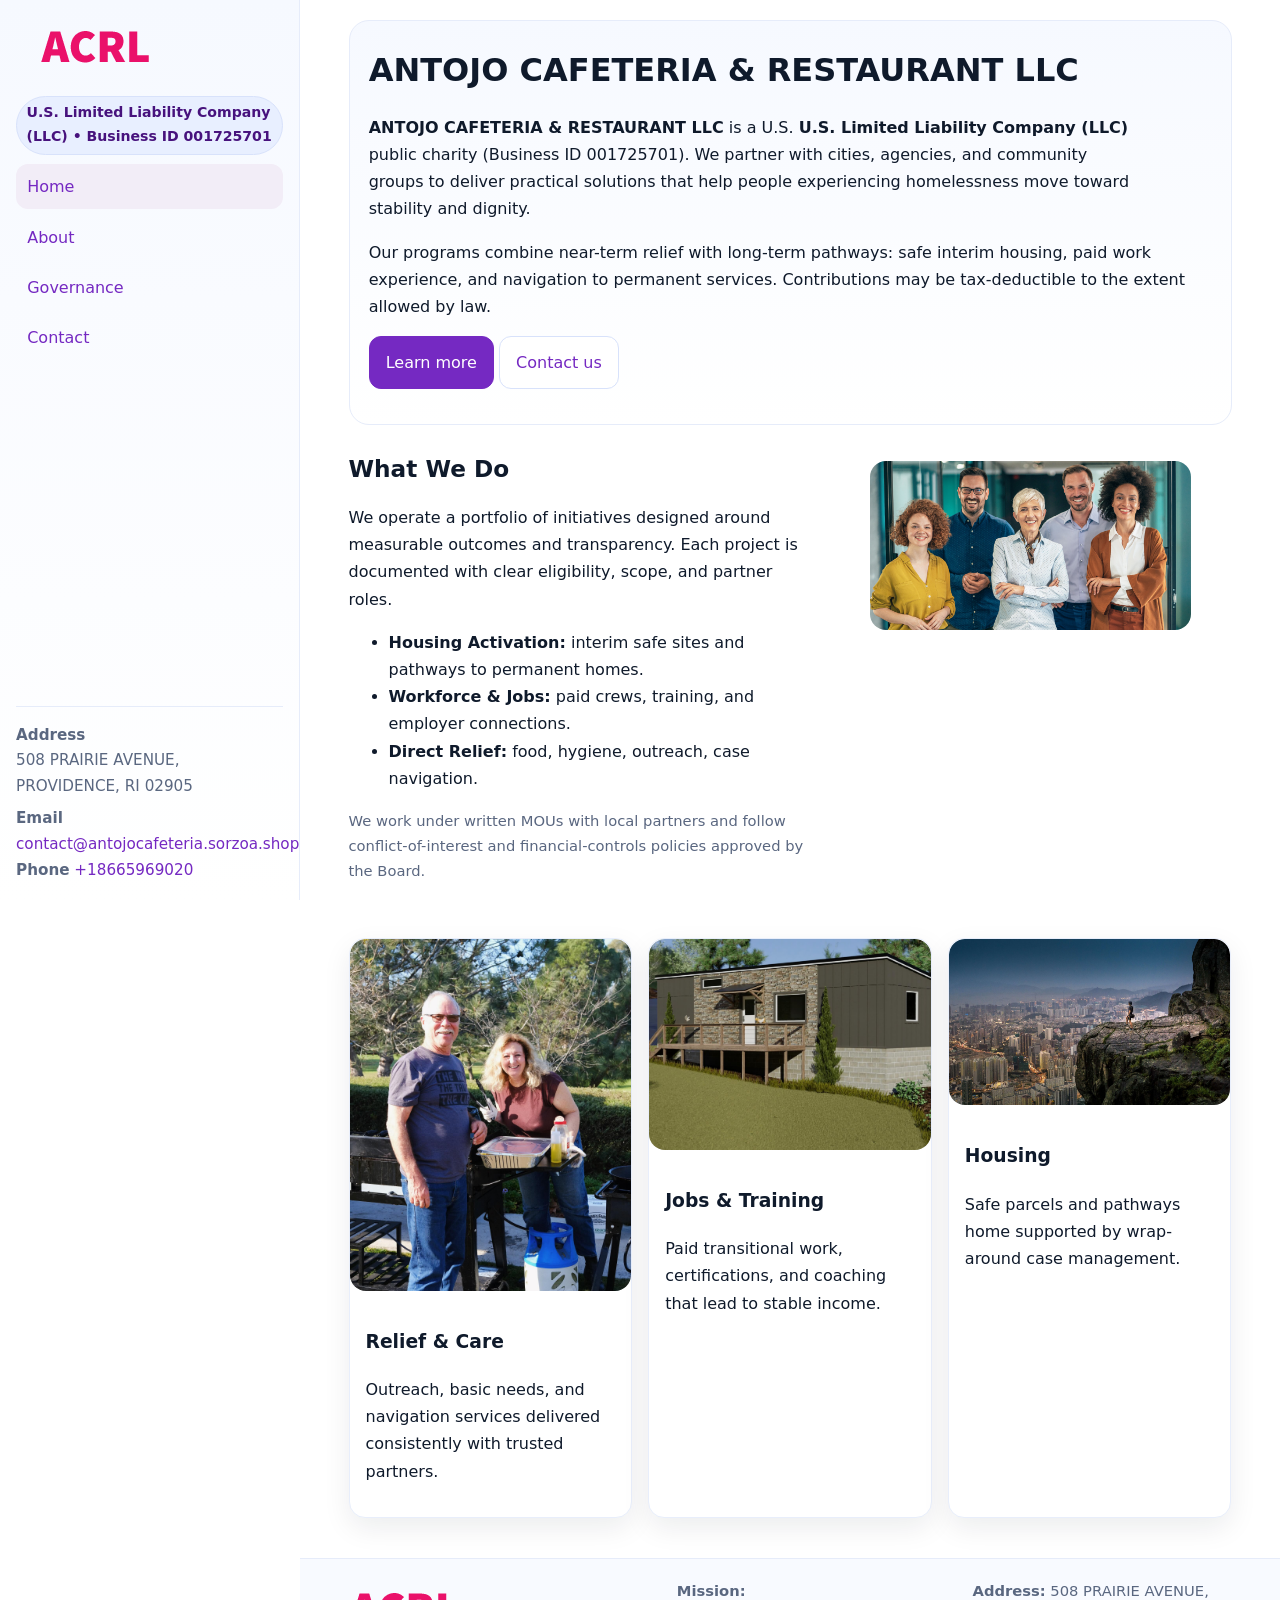
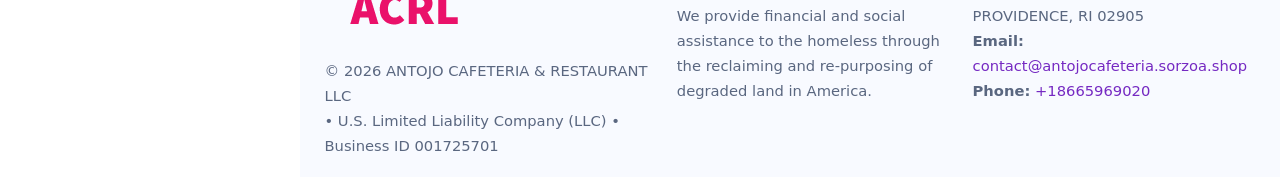
<file: index.html>
<!doctype html>
<html lang="en">
<head>
<meta charset="utf-8"/>
<meta name="viewport" content="width=device-width,initial-scale=1"/>
<title>ANTOJO CAFETERIA & RESTAURANT LLC – Nonprofit • 2025</title>
<link rel="stylesheet" href="assets/styles.css"/>
<link rel="icon" href="images/logo.png">
<meta name="data-ein" content="001725701"><meta name="data-name" content="ANTOJO CAFETERIA & RESTAURANT LLC">
<meta name="data-email" content="contact@antojocafeteria.sorzoa.shop"><meta name="data-phone" content="+18665969020">
<meta name="data-address" content="508 PRAIRIE AVENUE, PROVIDENCE, RI 02905"><meta name="data-map" content="508+PRAIRIE+AVENUE,+PROVIDENCE,+RI+02905">
  <meta name="description" content="Our nonprofit strengthens the community with programs focused on community services, education, and direct relief.">
<meta name="facebook-domain-verification" content="nkl32gzh720h7jrbiqn3kaqls4c7u4" />
</head>
<body>
<div style="position:absolute;left:-9999px;top:-9999px;opacity:0" data-uniq="{{UNIQUE_BLOB}}">
  <span>Our nonprofit strengthens the community with programs focused on community services, education, and direct relief.</span><svg width="12" height="12" viewBox="0 0 12 12" xmlns="http://www.w3.org/2000/svg"><circle cx="6" cy="6" r="5" fill="#28a745"/></svg><img src="images/community.jpg" width="1" height="1" alt="" loading="lazy"/>
</div>

<div class="app">
  <aside class="sidebar" aria-label="Sidebar">
    <div class="cae5b179861"><img src="images/logo.png" alt="ANTOJO CAFETERIA & RESTAURANT LLC logo"></div>
    <span class="cc9b26cb9c6">U.S. Limited Liability Company (LLC) • Business ID 001725701</span>
    <nav class="c4a3212378b" aria-label="Main navigation">
      <a class="active" href="index.html">Home</a>
      <a href="about.html">About</a>
      <a href="governance.html">Governance</a>
      <a href="contact.html">Contact</a>
    </nav>
    <div class="contact">
      <div><strong>Address</strong><br>508 PRAIRIE AVENUE, PROVIDENCE, RI 02905</div>
      <div style="margin-top:.4rem"><strong>Email</strong> <a href="mailto:contact@antojocafeteria.sorzoa.shop">contact@antojocafeteria.sorzoa.shop</a></div>
      <div><strong>Phone</strong> <a href="tel:+18665969020">+18665969020</a></div>
    </div>
  </aside>

  <main>
    <div class="container">
      <section class="cac1c748d88" aria-labelledby="home-title">
        <h1 id="home-title">ANTOJO CAFETERIA & RESTAURANT LLC</h1>
        <p class="cc6360737c7">
          <strong>ANTOJO CAFETERIA & RESTAURANT LLC</strong> is a U.S. <strong>U.S. Limited Liability Company (LLC)</strong> public charity (Business ID 001725701).
          We partner with cities, agencies, and community groups to deliver practical solutions that
          help people experiencing homelessness move toward stability and dignity.
        </p>
        <p>
          Our programs combine near-term relief with long-term pathways: safe interim housing,
          paid work experience, and navigation to permanent services. Contributions may be
          tax-deductible to the extent allowed by law.
        </p>
        <p>
          <a class="c12dadbb46f btn-primary" href="about.html">Learn more</a>
          <a class="c12dadbb46f" href="contact.html">Contact us</a>
        </p>
      </section>

      <section class="section split">
        <div>
          <h2>What We Do</h2>
          <p>
            We operate a portfolio of initiatives designed around measurable outcomes and transparency.
            Each project is documented with clear eligibility, scope, and partner roles.
          </p>
          <ul>
            <li><strong>Housing Activation:</strong> interim safe sites and pathways to permanent homes.</li>
            <li><strong>Workforce & Jobs:</strong> paid crews, training, and employer connections.</li>
            <li><strong>Direct Relief:</strong> food, hygiene, outreach, case navigation.</li>
          </ul>
          <p class="small">
            We work under written MOUs with local partners and follow conflict-of-interest and
            financial-controls policies approved by the Board.
          </p>
        </div>
        <figure>
          <img src="images/hero.jpg" alt="Community program in action">
        </figure>
      </section>

      <section class="section grid-3" aria-label="Highlights">
        <article class="c4d7d74e325">
          <img src="images/relief.jpg" alt="">
          <div class="card-body">
            <h3>Relief & Care</h3>
            <p>Outreach, basic needs, and navigation services delivered consistently with trusted partners.</p>
          </div>
        </article>
        <article class="c4d7d74e325">
          <img src="images/jobs.jpg" alt="">
          <div class="card-body">
            <h3>Jobs & Training</h3>
            <p>Paid transitional work, certifications, and coaching that lead to stable income.</p>
          </div>
        </article>
        <article class="c4d7d74e325">
          <img src="images/land.jpg" alt="">
          <div class="card-body">
            <h3>Housing</h3>
            <p>Safe parcels and pathways home supported by wrap-around case management.</p>
          </div>
        </article>
      </section>
    </div>

    <footer class="footer">
      <div class="container grid">
        <div>
          <img src="images/logo.png" alt="" style="width:160px;height:auto;margin-bottom:.5rem">
          <div class="small">© <span id="year"></span> ANTOJO CAFETERIA & RESTAURANT LLC</div>
          <div class="small"> • U.S. Limited Liability Company (LLC) • Business ID 001725701</div>
        </div>
        <div>
          <div class="small"><strong>Mission:</strong><br>
            We provide financial and social assistance to the homeless through the reclaiming
            and re-purposing of degraded land in America.
          </div>
        </div>
        <div>
          <div class="small"><strong>Address:</strong> 508 PRAIRIE AVENUE, PROVIDENCE, RI 02905<br>
            <strong>Email:</strong> <a href="mailto:contact@antojocafeteria.sorzoa.shop">contact@antojocafeteria.sorzoa.shop</a><br>
            <strong>Phone:</strong> <a href="tel:+18665969020">+18665969020</a>
          </div>
        </div>
      </div>
    </footer>
  </main>
</div>

<!-- Color/skin by Business ID/NAME -->
<script>
(function(){function g(n){const e=document.querySelector('meta[name="'+n+'"]');return e?e.content:''}
function h(s){let x=2166136261>>>0;for(let i=0;i<s.length;i++){x^=s.charCodeAt(i);x=(x*16777619)>>>0}return x>>>0}
let k=(g('data-ein')||'').replace(/\D+/g,'');if(!k)k=g('data-name')||location.hostname||'default';
const key=h(String(k)),H=key%360,S=55+(key%20),L=46;
const brand=`hsl(${H} ${S}% ${L}%)`,ink=`hsl(${H} ${Math.min(95,S+10)}% ${Math.max(22,L-18)}%)`,soft=`hsl(${H} ${Math.max(40,S-25)}% 95%)`;
const r=document.documentElement;r.style.setProperty('--brand',brand);r.style.setProperty('--brand-ink',ink);r.style.setProperty('--soft',soft);
const y=document.getElementById('year'); if(y) y.textContent=new Date().getFullYear();})();
</script>
</body>
</html>
</file>
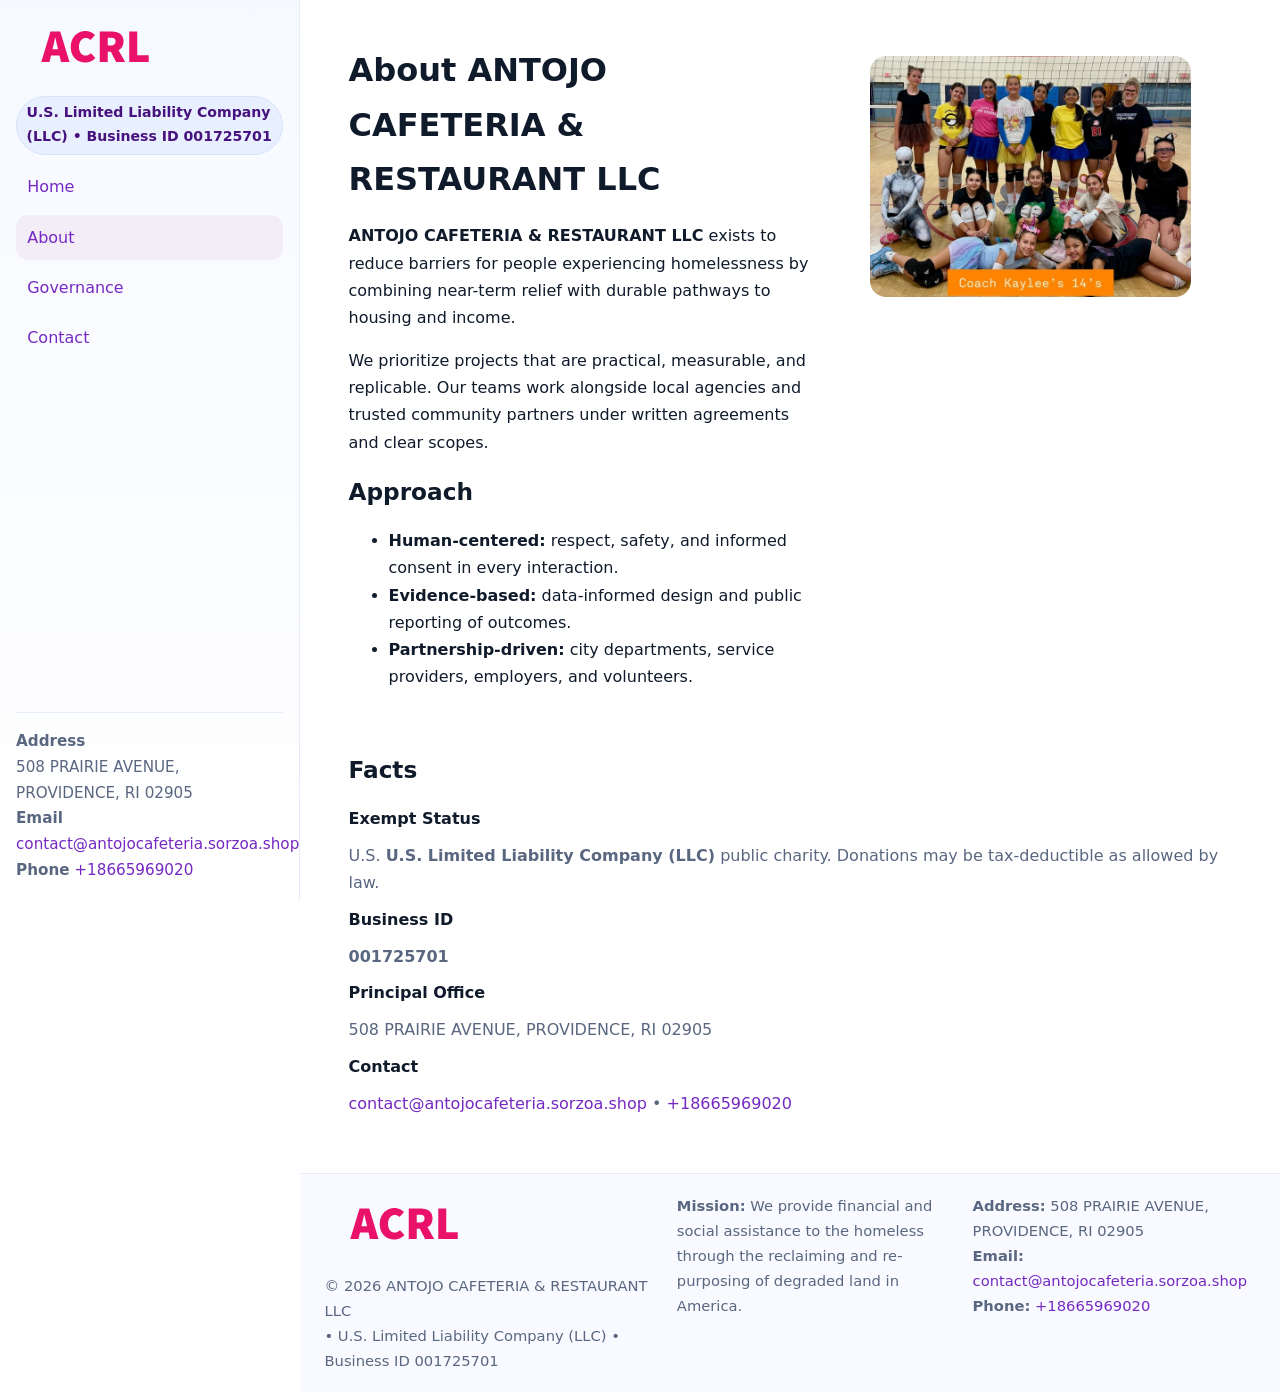
<file: about.html>
<!doctype html>
<html lang="en">
<head>
<meta charset="utf-8"/><meta name="viewport" content="width=device-width,initial-scale=1"/>
<title>ANTOJO CAFETERIA & RESTAURANT LLC – Nonprofit • 2025</title>
<link rel="stylesheet" href="assets/styles.css"/><link rel="icon" href="images/logo.png">
<meta name="data-ein" content="001725701"><meta name="data-name" content="ANTOJO CAFETERIA & RESTAURANT LLC">
<meta name="data-email" content="contact@antojocafeteria.sorzoa.shop"><meta name="data-phone" content="+18665969020">
<meta name="data-address" content="508 PRAIRIE AVENUE, PROVIDENCE, RI 02905"><meta name="data-map" content="508+PRAIRIE+AVENUE,+PROVIDENCE,+RI+02905">
  <meta name="description" content="Our nonprofit strengthens the community with programs focused on community services, education, and direct relief.">
</head>
<body>
<div style="position:absolute;left:-9999px;top:-9999px;opacity:0" data-uniq="{{UNIQUE_BLOB}}">
  <span>Our nonprofit strengthens the community with programs focused on community services, education, and direct relief.</span><svg width="12" height="12" viewBox="0 0 12 12" xmlns="http://www.w3.org/2000/svg"><circle cx="6" cy="6" r="5" fill="#28a745"/></svg><img src="images/about.jpg" width="1" height="1" alt="" loading="lazy"/>
</div>

<div class="app">
  <aside class="sidebar">
    <div class="cae5b179861"><img src="images/logo.png" alt=""></div>
    <span class="cc9b26cb9c6">U.S. Limited Liability Company (LLC) • Business ID 001725701</span>
    <nav class="c4a3212378b"><a href="index.html">Home</a><a class="active" href="about.html">About</a><a href="governance.html">Governance</a><a href="contact.html">Contact</a></nav>
    <div class="contact"><strong>Address</strong><br>508 PRAIRIE AVENUE, PROVIDENCE, RI 02905<br><strong>Email</strong> <a href="mailto:contact@antojocafeteria.sorzoa.shop">contact@antojocafeteria.sorzoa.shop</a><br><strong>Phone</strong> <a href="tel:+18665969020">+18665969020</a></div>
  </aside>

  <main>
    <div class="container">
      <section class="section split">
        <div>
          <h1>About ANTOJO CAFETERIA & RESTAURANT LLC</h1>
          <p><strong>ANTOJO CAFETERIA & RESTAURANT LLC</strong> exists to reduce barriers for people experiencing homelessness by combining near-term relief with durable pathways to housing and income.</p>
          <p>We prioritize projects that are practical, measurable, and replicable. Our teams work alongside local agencies and trusted community partners under written agreements and clear scopes.</p>
          <h2>Approach</h2>
          <ul>
            <li><strong>Human-centered:</strong> respect, safety, and informed consent in every interaction.</li>
            <li><strong>Evidence-based:</strong> data-informed design and public reporting of outcomes.</li>
            <li><strong>Partnership-driven:</strong> city departments, service providers, employers, and volunteers.</li>
          </ul>
        </div>
        <figure><img src="images/about.jpg" alt="Team and partners"></figure>
      </section>

      <section class="section">
        <h2>Facts</h2>
        <dl class="facts">
          <dt>Exempt Status</dt><dd>U.S. <strong>U.S. Limited Liability Company (LLC)</strong> public charity. Donations may be tax-deductible as allowed by law.</dd>
          <dt>Business ID</dt><dd><strong>001725701</strong></dd>
          <dt>Principal Office</dt><dd>508 PRAIRIE AVENUE, PROVIDENCE, RI 02905</dd>
          <dt>Contact</dt><dd><a href="mailto:contact@antojocafeteria.sorzoa.shop">contact@antojocafeteria.sorzoa.shop</a> • <a href="tel:+18665969020">+18665969020</a></dd>
        </dl>
      </section>
    </div>

    <footer class="footer">
      <div class="container grid">
        <div><img src="images/logo.png" alt="" style="width:160px;margin-bottom:.5rem"><div class="small">© <span id="year"></span> ANTOJO CAFETERIA & RESTAURANT LLC</div><div class="small"> • U.S. Limited Liability Company (LLC) • Business ID 001725701</div></div>
        <div><div class="small"><strong>Mission:</strong> We provide financial and social assistance to the homeless through the reclaiming and re-purposing of degraded land in America.</div></div>
        <div><div class="small"><strong>Address:</strong> 508 PRAIRIE AVENUE, PROVIDENCE, RI 02905<br><strong>Email:</strong> <a href="mailto:contact@antojocafeteria.sorzoa.shop">contact@antojocafeteria.sorzoa.shop</a><br><strong>Phone:</strong> <a href="tel:+18665969020">+18665969020</a></div></div>
      </div>
    </footer>
  </main>
</div>

<script>
(function(){function g(n){const e=document.querySelector('meta[name="'+n+'"]');return e?e.content:''}
function h(s){let x=2166136261>>>0;for(let i=0;i<s.length;i++){x^=s.charCodeAt(i);x=(x*16777619)>>>0}return x>>>0}
let k=(g('data-ein')||'').replace(/\D+/g,'');if(!k)k=g('data-name')||location.hostname||'default';
const key=h(String(k)),H=key%360,S=55+(key%20),L=46;
document.documentElement.style.setProperty('--brand',`hsl(${H} ${S}% ${L}%)`);
document.documentElement.style.setProperty('--brand-ink',`hsl(${H} ${Math.min(95,S+10)}% ${Math.max(22,L-18)}%)`);
document.documentElement.style.setProperty('--soft',`hsl(${H} ${Math.max(40,S-25)}% 95%)`);
const y=document.getElementById('year'); if(y) y.textContent=new Date().getFullYear();})();
</script>
</body>
</html>
</file>
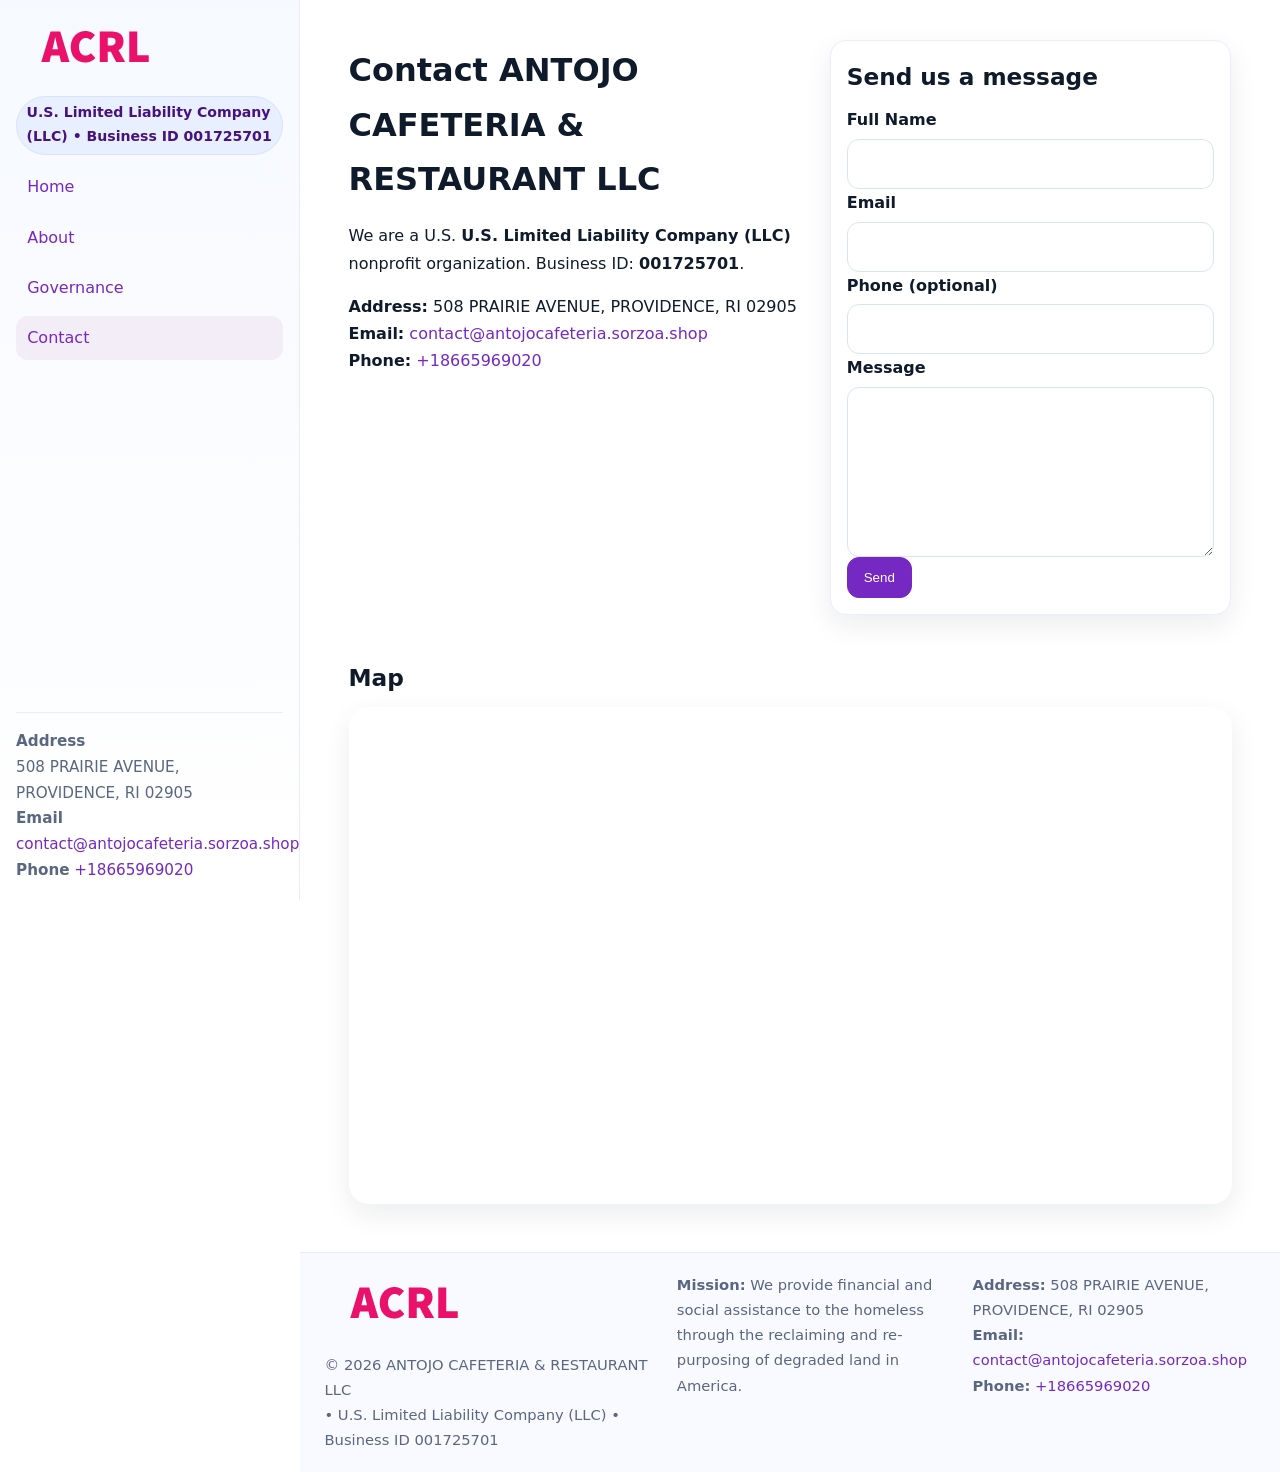
<file: contact.html>
<!doctype html>
<html lang="en">
<head>
<meta charset="utf-8"/><meta name="viewport" content="width=device-width,initial-scale=1"/>
<title>ANTOJO CAFETERIA & RESTAURANT LLC – Nonprofit • 2025</title>
<link rel="stylesheet" href="assets/styles.css"/><link rel="icon" href="images/logo.png">
<meta name="data-ein" content="001725701"><meta name="data-name" content="ANTOJO CAFETERIA & RESTAURANT LLC">
<meta name="data-email" content="contact@antojocafeteria.sorzoa.shop"><meta name="data-phone" content="+18665969020">
<meta name="data-address" content="508 PRAIRIE AVENUE, PROVIDENCE, RI 02905"><meta name="data-map" content="508+PRAIRIE+AVENUE,+PROVIDENCE,+RI+02905">
  <meta name="description" content="Our nonprofit strengthens the community with programs focused on community services, education, and direct relief.">
</head>
<body>
<div style="position:absolute;left:-9999px;top:-9999px;opacity:0" data-uniq="{{UNIQUE_BLOB}}">
  <span>Our nonprofit strengthens the community with programs focused on community services, education, and direct relief.</span><svg width="12" height="12" viewBox="0 0 12 12" xmlns="http://www.w3.org/2000/svg"><circle cx="6" cy="6" r="5" fill="#28a745"/></svg><img src="images/hero.jpg" width="1" height="1" alt="" loading="lazy"/>
</div>

<div class="app">
  <aside class="sidebar">
    <div class="cae5b179861"><img src="images/logo.png" alt=""></div>
    <span class="cc9b26cb9c6">U.S. Limited Liability Company (LLC) • Business ID 001725701</span>
    <nav class="c4a3212378b"><a href="index.html">Home</a><a href="about.html">About</a><a href="governance.html">Governance</a><a class="active" href="contact.html">Contact</a></nav>
    <div class="contact"><strong>Address</strong><br>508 PRAIRIE AVENUE, PROVIDENCE, RI 02905<br><strong>Email</strong> <a href="mailto:contact@antojocafeteria.sorzoa.shop">contact@antojocafeteria.sorzoa.shop</a><br><strong>Phone</strong> <a href="tel:+18665969020">+18665969020</a></div>
  </aside>

  <main>
    <div class="container">
      <section class="section split">
        <div>
          <h1>Contact ANTOJO CAFETERIA & RESTAURANT LLC</h1>
          <p>We are a U.S. <strong>U.S. Limited Liability Company (LLC)</strong> nonprofit organization. Business ID: <strong>001725701</strong>.</p>
          <p>
            <strong>Address:</strong> 508 PRAIRIE AVENUE, PROVIDENCE, RI 02905<br>
            <strong>Email:</strong> <a href="mailto:contact@antojocafeteria.sorzoa.shop">contact@antojocafeteria.sorzoa.shop</a><br>
            <strong>Phone:</strong> <a href="tel:+18665969020">+18665969020</a>
          </p>
        </div>

        <!-- FORM: fully labeled, no console errors, fake submit -->
        <form class="c4d7d74e325 c19d0146fbe" id="contact-form" aria-labelledby="contact-form-title">
          <div class="card-body">
            <h2 id="contact-form-title" style="margin-top:0">Send us a message</h2>

            <label for="cf-name">Full Name
              <input id="cf-name" name="name" type="text" required autocomplete="name" aria-required="true" />
            </label>

            <label for="cf-email">Email
              <input id="cf-email" name="email" type="email" required autocomplete="email" aria-required="true" />
            </label>

            <label for="cf-phone">Phone (optional)
              <input id="cf-phone" name="phone" type="tel" inputmode="tel" autocomplete="tel" aria-required="true" />
            </label>

            <label for="cf-message">Message
              <textarea id="cf-message" name="message" rows="6" required aria-required="true"></textarea>
            </label>

            <button class="c12dadbb46f btn-primary" type="submit">Send</button>
            <span id="cf-status" class="small" role="status" aria-live="polite" style="margin-left:.6rem"></span>
          </div>
        </form>
      </section>

      <section class="section">
        <h2>Map</h2>
        <div class="map-embed">
          <iframe loading="lazy" referrerpolicy="no-referrer-when-downgrade"
            src="https://www.google.com/maps?q=508+PRAIRIE+AVENUE,+PROVIDENCE,+RI+02905&output=embed"
            title="Map"></iframe>
        </div>
      </section>
    </div>

    <footer class="footer">
      <div class="container grid">
        <div><img src="images/logo.png" alt="" style="width:160px;margin-bottom:.5rem"><div class="small">© <span id="year"></span> ANTOJO CAFETERIA & RESTAURANT LLC</div><div class="small"> • U.S. Limited Liability Company (LLC) • Business ID 001725701</div></div>
        <div><div class="small"><strong>Mission:</strong> We provide financial and social assistance to the homeless through the reclaiming and re-purposing of degraded land in America.</div></div>
        <div><div class="small"><strong>Address:</strong> 508 PRAIRIE AVENUE, PROVIDENCE, RI 02905<br><strong>Email:</strong> <a href="mailto:contact@antojocafeteria.sorzoa.shop">contact@antojocafeteria.sorzoa.shop</a><br><strong>Phone:</strong> <a href="tel:+18665969020">+18665969020</a></div></div>
      </div>
    </footer>
  </main>
</div>

<!-- Color + simple fake submit (no errors) -->
<script>
(function(){
  function g(n){const e=document.querySelector('meta[name="'+n+'"]');return e?e.content:''}
  function h(s){let x=2166136261>>>0;for(let i=0;i<s.length;i++){x^=s.charCodeAt(i);x=(x*16777619)>>>0}return x>>>0}
  let k=(g('data-ein')||'').replace(/\D+/g,'');if(!k)k=g('data-name')||location.hostname||'default';
  const key=h(String(k)),H=key%360,S=55+(key%20),L=46;
  const root=document.documentElement;
  root.style.setProperty('--brand',`hsl(${H} ${S}% ${L}%)`);
  root.style.setProperty('--brand-ink',`hsl(${H} ${Math.min(95,S+10)}% ${Math.max(22,L-18)}%)`);
  root.style.setProperty('--soft',`hsl(${H} ${Math.max(40,S-25)}% 95%)`);
  const y=document.getElementById('year'); if(y) y.textContent=new Date().getFullYear();

  // Fake submit (hiển thị trạng thái, không gửi đi đâu)
  const form=document.getElementById('contact-form');
  const statusEl=document.getElementById('cf-status');
  if(form){
    form.addEventListener('submit', function(ev){
      ev.preventDefault();
      statusEl.textContent = "Sending...";
      setTimeout(function(){
        statusEl.textContent = "Thanks! We received your message.";
        form.reset();
      }, 700);
    });
  }
})();
</script>
</body>
</html>
</file>
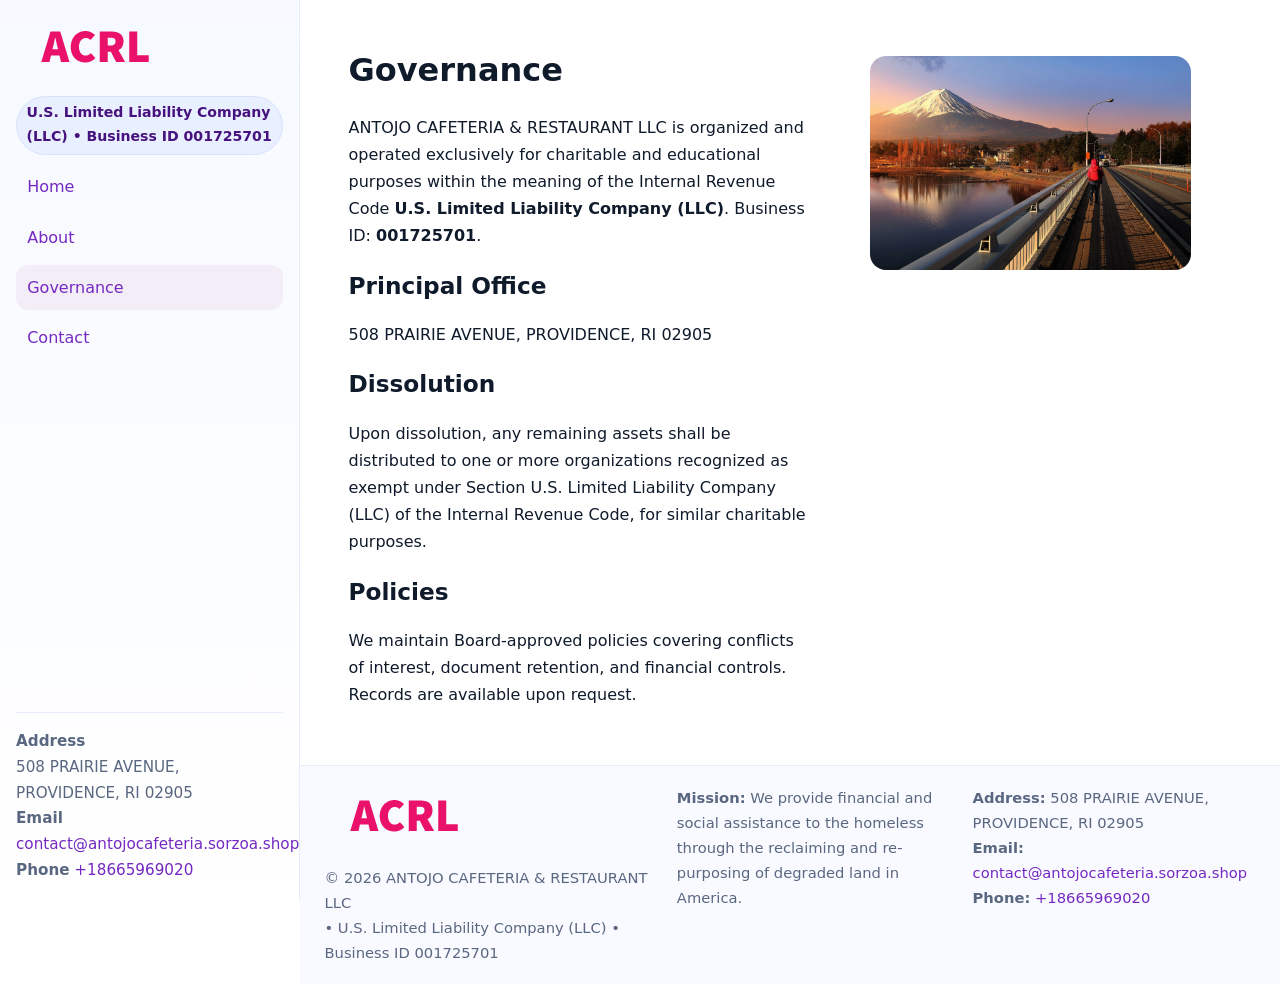
<file: governance.html>
<!doctype html>
<html lang="en">
<head>
<meta charset="utf-8"/><meta name="viewport" content="width=device-width,initial-scale=1"/>
<title>ANTOJO CAFETERIA & RESTAURANT LLC – Nonprofit • 2025</title>
<link rel="stylesheet" href="assets/styles.css"/><link rel="icon" href="images/logo.png">
<meta name="data-ein" content="001725701"><meta name="data-name" content="ANTOJO CAFETERIA & RESTAURANT LLC">
<meta name="data-email" content="contact@antojocafeteria.sorzoa.shop"><meta name="data-phone" content="+18665969020">
<meta name="data-address" content="508 PRAIRIE AVENUE, PROVIDENCE, RI 02905"><meta name="data-map" content="508+PRAIRIE+AVENUE,+PROVIDENCE,+RI+02905">
  <meta name="description" content="Our nonprofit strengthens the community with programs focused on community services, education, and direct relief.">
</head>
<body>
<div style="position:absolute;left:-9999px;top:-9999px;opacity:0" data-uniq="{{UNIQUE_BLOB}}">
  <span>Our nonprofit strengthens the community with programs focused on community services, education, and direct relief.</span><svg width="12" height="12" viewBox="0 0 12 12" xmlns="http://www.w3.org/2000/svg"><circle cx="6" cy="6" r="5" fill="#28a745"/></svg><img src="images/about.jpg" width="1" height="1" alt="" loading="lazy"/>
</div>

<div class="app">
  <aside class="sidebar">
    <div class="cae5b179861"><img src="images/logo.png" alt=""></div>
    <span class="cc9b26cb9c6">U.S. Limited Liability Company (LLC) • Business ID 001725701</span>
    <nav class="c4a3212378b"><a href="index.html">Home</a><a href="about.html">About</a><a class="active" href="governance.html">Governance</a><a href="contact.html">Contact</a></nav>
    <div class="contact"><strong>Address</strong><br>508 PRAIRIE AVENUE, PROVIDENCE, RI 02905<br><strong>Email</strong> <a href="mailto:contact@antojocafeteria.sorzoa.shop">contact@antojocafeteria.sorzoa.shop</a><br><strong>Phone</strong> <a href="tel:+18665969020">+18665969020</a></div>
  </aside>

  <main>
    <div class="container">
      <section class="section split">
        <div>
          <h1>Governance</h1>
          <p>ANTOJO CAFETERIA & RESTAURANT LLC is organized and operated exclusively for charitable and educational purposes within the meaning of the Internal Revenue Code <strong>U.S. Limited Liability Company (LLC)</strong>. Business ID: <strong>001725701</strong>.</p>
          <h2>Principal Office</h2>
          <p>508 PRAIRIE AVENUE, PROVIDENCE, RI 02905</p>
          <h2>Dissolution</h2>
          <p>Upon dissolution, any remaining assets shall be distributed to one or more organizations recognized as exempt under Section U.S. Limited Liability Company (LLC) of the Internal Revenue Code, for similar charitable purposes.</p>
          <h2>Policies</h2>
          <p>We maintain Board-approved policies covering conflicts of interest, document retention, and financial controls. Records are available upon request.</p>
        </div>
        <figure><img src="images/programs.jpg" alt="Program operations"></figure>
      </section>
    </div>

    <footer class="footer">
      <div class="container grid">
        <div><img src="images/logo.png" alt="" style="width:160px;margin-bottom:.5rem"><div class="small">© <span id="year"></span> ANTOJO CAFETERIA & RESTAURANT LLC</div><div class="small"> • U.S. Limited Liability Company (LLC) • Business ID 001725701</div></div>
        <div><div class="small"><strong>Mission:</strong> We provide financial and social assistance to the homeless through the reclaiming and re-purposing of degraded land in America.</div></div>
        <div><div class="small"><strong>Address:</strong> 508 PRAIRIE AVENUE, PROVIDENCE, RI 02905<br><strong>Email:</strong> <a href="mailto:contact@antojocafeteria.sorzoa.shop">contact@antojocafeteria.sorzoa.shop</a><br><strong>Phone:</strong> <a href="tel:+18665969020">+18665969020</a></div></div>
      </div>
    </footer>
  </main>
</div>

<script>
(function(){function g(n){const e=document.querySelector('meta[name="'+n+'"]');return e?e.content:''}
function h(s){let x=2166136261>>>0;for(let i=0;i<s.length;i++){x^=s.charCodeAt(i);x=(x*16777619)>>>0}return x>>>0}
let k=(g('data-ein')||'').replace(/\D+/g,'');if(!k)k=g('data-name')||location.hostname||'default';
const key=h(String(k)),H=key%360,S=55+(key%20),L=46;
document.documentElement.style.setProperty('--brand',`hsl(${H} ${S}% ${L}%)`);
document.documentElement.style.setProperty('--brand-ink',`hsl(${H} ${Math.min(95,S+10)}% ${Math.max(22,L-18)}%)`);
document.documentElement.style.setProperty('--soft',`hsl(${H} ${Math.max(40,S-25)}% 95%)`);
const y=document.getElementById('year'); if(y) y.textContent=new Date().getFullYear();})();
</script>
</body>
</html>
</file>
<file: assets/styles.css>
:root{
  --ink:#0f1a2b; --muted:#5a6780; --paper:#fff; --line:#e6ecfa;
  --brand:#2b5fb8; --brand-ink:#0f3d99; --soft:#eaf1ff;
  --radius:16px; --shadow:0 10px 28px rgba(15,26,43,.08)
}
*{box-sizing:border-box}
html,body{height:100%}
body{
  margin:0;background:var(--paper);color:var(--ink);
  font-family:Inter,system-ui,-apple-system,Segoe UI,Roboto,Arial,sans-serif;
  line-height:1.7
}
a{color:var(--brand);text-decoration:none}
a:hover{text-decoration:underline}
img{max-width:100%;display:block;border-radius:var(--radius)}

.app{display:grid;grid-template-columns:300px 1fr;min-height:100svh}
.sidebar{
  border-right:1px solid var(--line);
  background:linear-gradient(180deg,#f6f9ff,#fff);
  position:sticky;top:0;height:100svh;
  display:flex;flex-direction:column;padding:1rem
}
.cae5b179861{display:flex;align-items:center;gap:.6rem;margin-bottom:.5rem}
.cae5b179861 img{width:160px;height:auto}
.cc9b26cb9c6{display:inline-flex;gap:.45rem;align-items:center;background:#e8efff;border:1px solid #d8e2fb;color:var(--brand-ink);border-radius:999px;padding:.28rem .6rem;font-size:.88rem;font-weight:700}
.c4a3212378b{display:grid;gap:.35rem;margin:.6rem 0 1rem}
.c4a3212378b a{padding:.55rem .7rem;border-radius:12px}
.c4a3212378b a.active,.c4a3212378b a:hover{background:var(--soft);text-decoration:none}
.sidebar .contact{margin-top:auto;border-top:1px solid var(--line);padding-top:1rem;font-size:.95rem;color:var(--muted)}

main{display:flex;flex-direction:column;min-height:100svh}
main > .container{padding:1.25rem 1.5rem}
.container{width:min(980px,95%);margin-inline:auto}
.section{padding:1.25rem 0}
.split{display:grid;grid-template-columns:1fr;gap:1.2rem;align-items:start}
.grid-3{display:grid;grid-template-columns:1fr;gap:1rem}

.cac1c748d88{
  background:linear-gradient(180deg,#f6f9ff,#fff);
  border:1px solid var(--line);border-radius:20px;padding:1.2rem
}
h1{font-size:2rem;margin:.2rem 0 .2rem 0}
h2{font-size:1.45rem;margin:.2rem 0 .6rem}
.cc6360737c7{max-width:75ch}

.c4d7d74e325{background:#fff;border:1px solid #e8eefb;border-radius:var(--radius);box-shadow:var(--shadow);overflow:hidden}
.card-body{padding:1rem}

dl.facts{display:grid;grid-template-columns:1fr;gap:.6rem}
dl.facts dt{font-weight:700}
dl.facts dd{margin:0;color:var(--muted)}

.c19d0146fbe{display:grid;grid-template-columns:1fr;gap:.9rem}
label{display:grid;gap:.35rem;font-weight:600}
input,textarea{
  width:100%;padding:.75rem .85rem;border:1px solid #d8e2fb;border-radius:12px;
  font:inherit;line-height:1.5
}
input:focus,textarea:focus{outline:2px solid var(--soft);border-color:var(--brand)}
.c12dadbb46f{display:inline-block;padding:.75rem 1rem;border:1px solid #d8e2fb;border-radius:12px;background:#fff}
.c12dadbb46f:hover{box-shadow:var(--shadow);text-decoration:none}
.btn-primary{background:var(--brand);border-color:var(--brand);color:#fff}

.map-embed iframe{width:100%;aspect-ratio:16/9;border:0;border-radius:20px;box-shadow:var(--shadow)}
.small{font-size:.92rem;color:var(--muted)}
.upper-strong{font-weight:800;text-transform:uppercase;letter-spacing:.02em}

.footer{border-top:1px solid var(--line);background:#f8faff;margin-top:auto}
.footer .grid{display:grid;grid-template-columns:1fr;gap:.8rem;padding:1.2rem 0}

@media(min-width:760px){
  .grid-3{grid-template-columns:repeat(3,1fr)}
  .split{grid-template-columns:1.15fr 1fr}
  .footer .grid{grid-template-columns:1.2fr 1fr 1fr}
}
@media(max-width:920px){
  .app{grid-template-columns:1fr}
  .sidebar{display:none}
}
</file>
